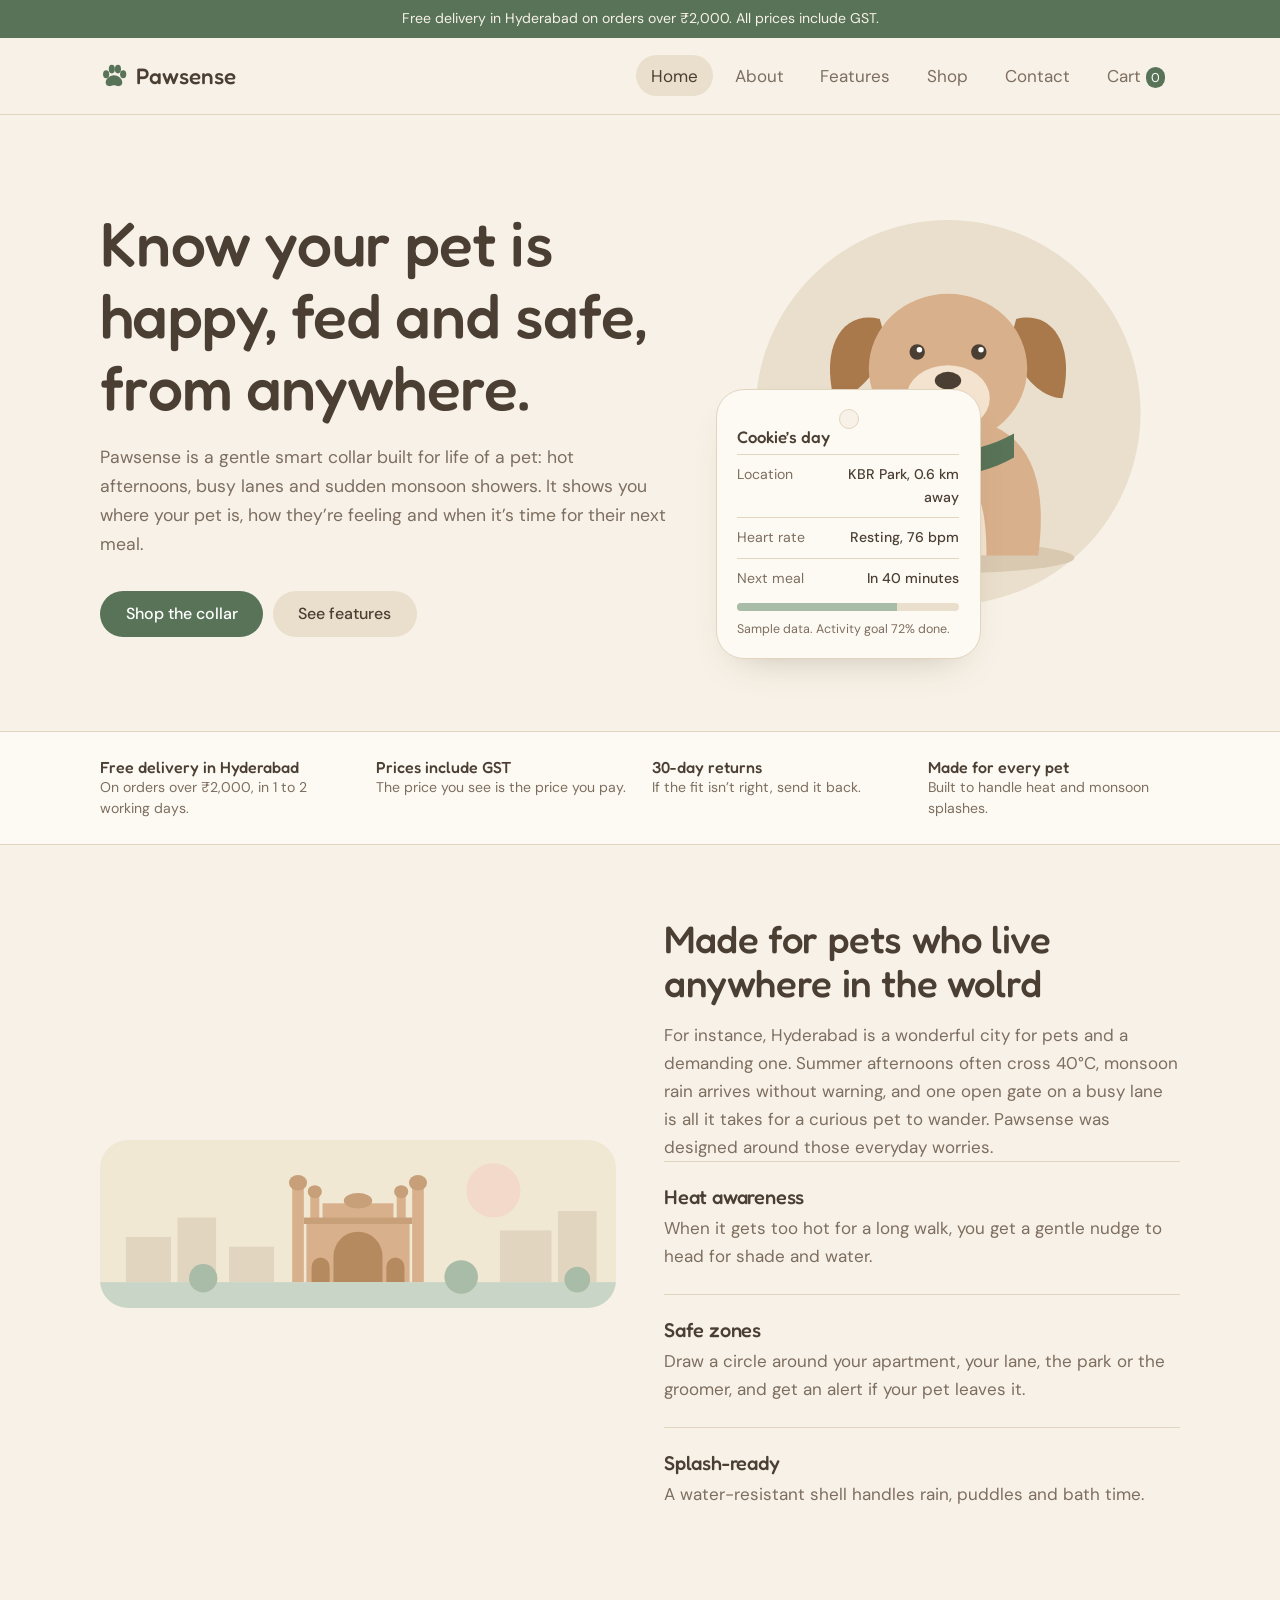
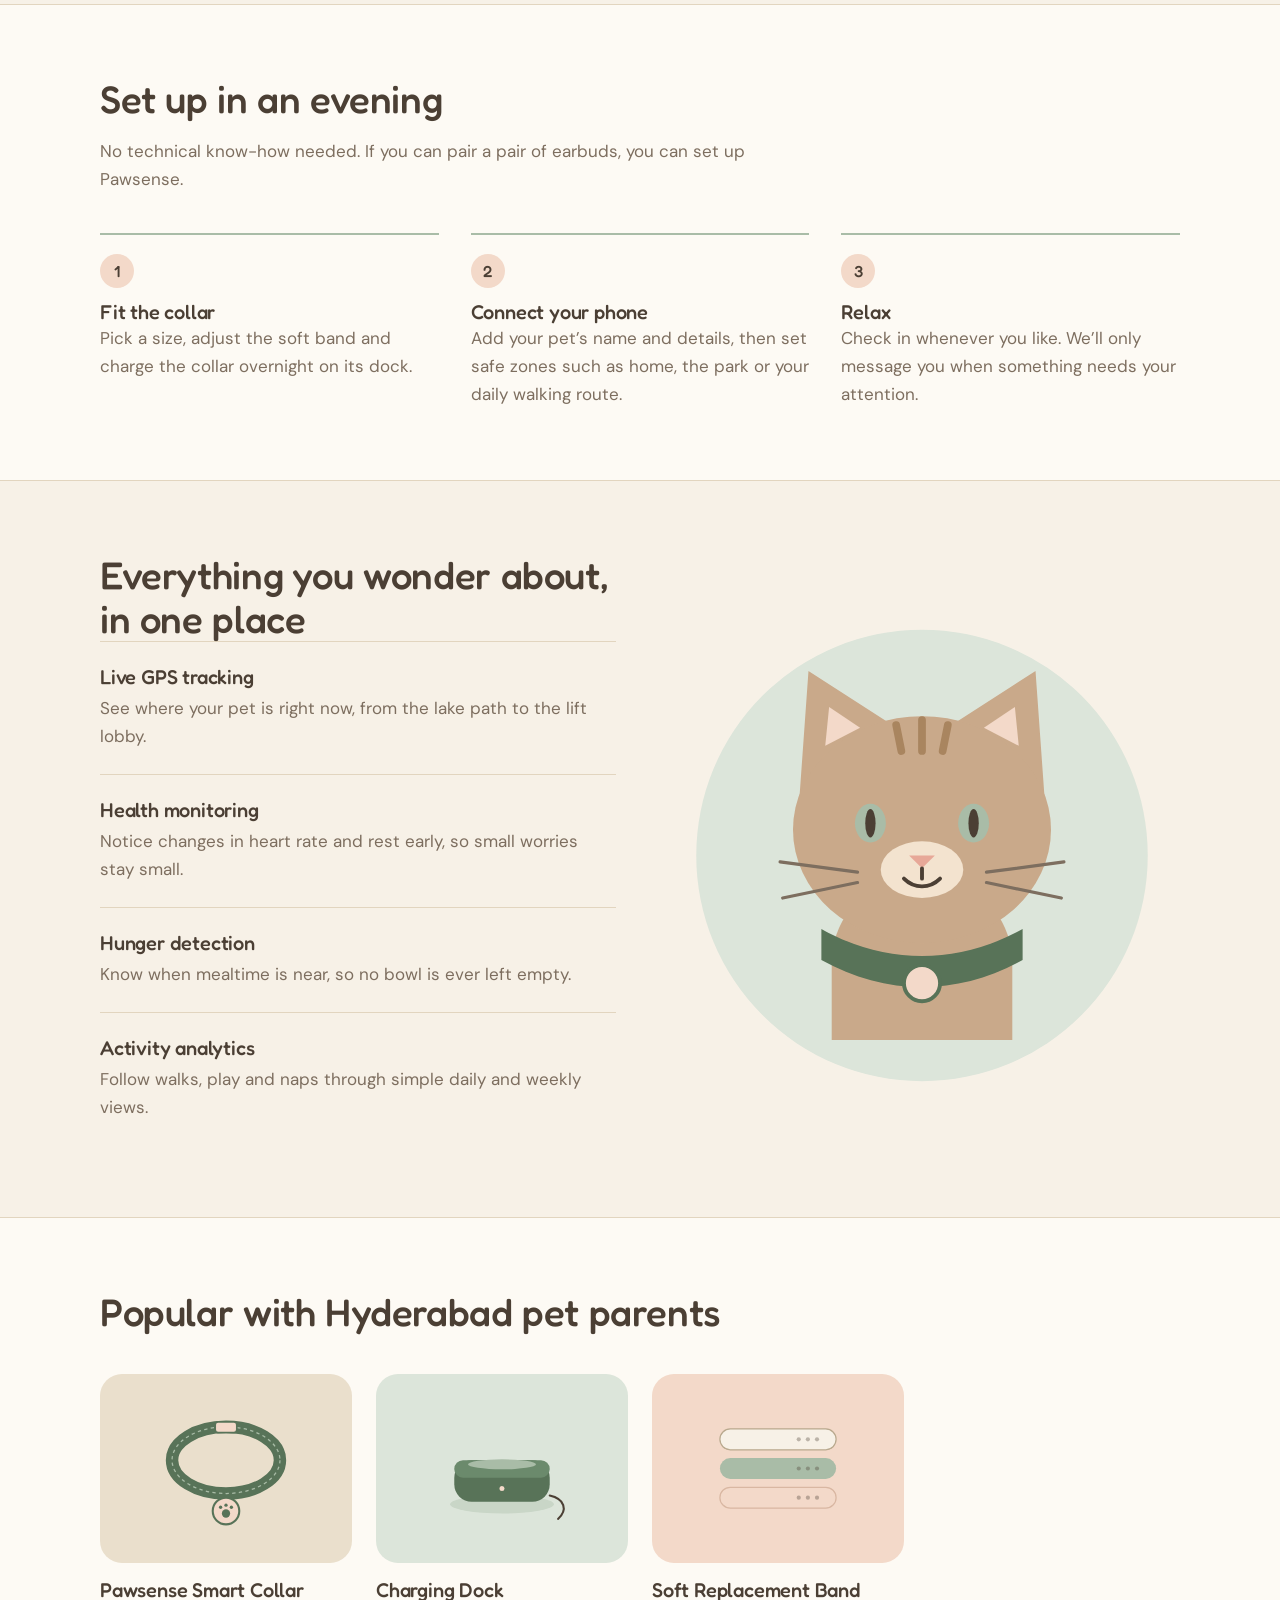
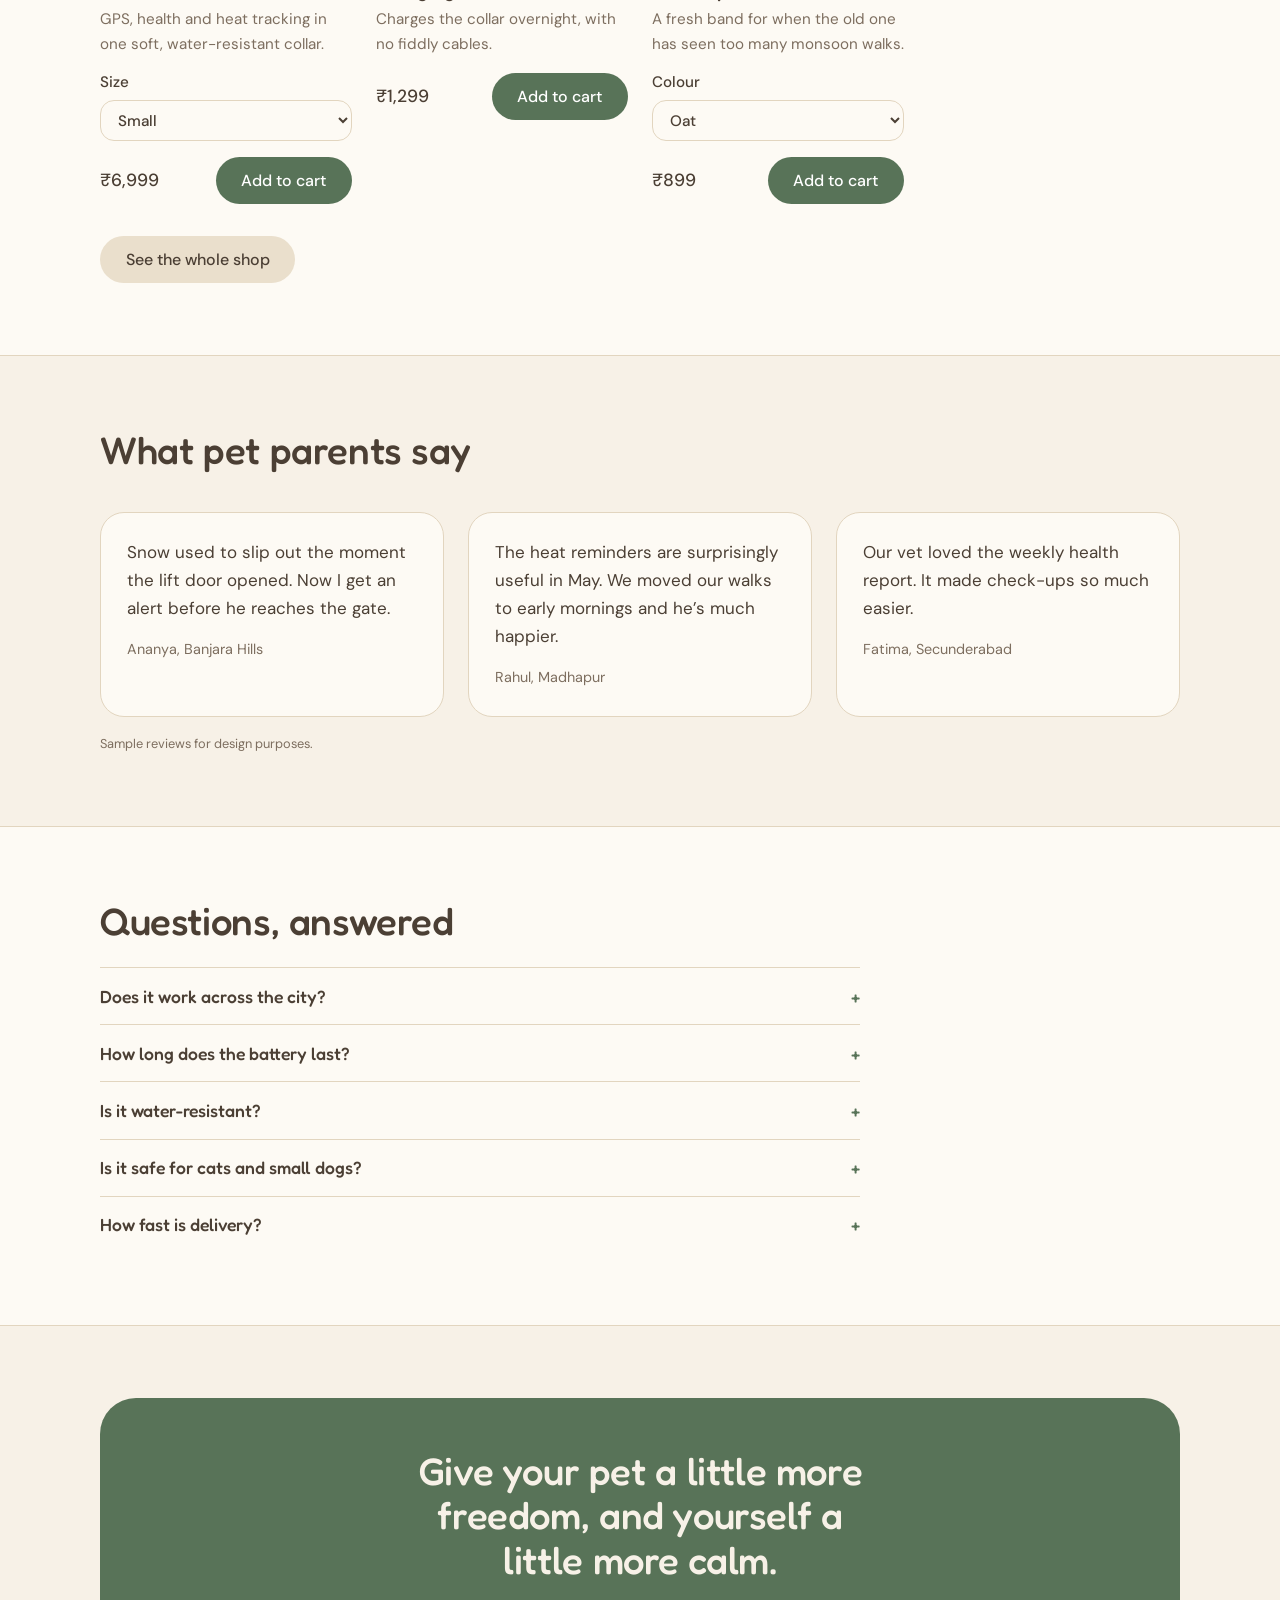
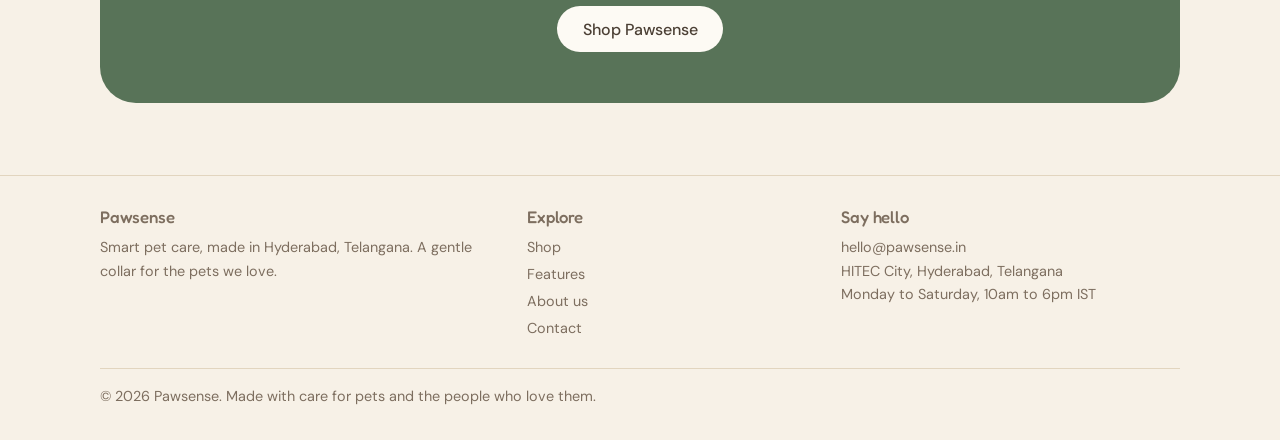
<file: index.html>
<!DOCTYPE html>
<html lang="en">
<head>
<meta charset="UTF-8">
<meta name="viewport" content="width=device-width, initial-scale=1">
<title>Smart pet care | Pawsense</title>
<meta name="description" content="Pawsense is a smart pet collar made in Hyderabad. Track your pet’s location, health, hunger and activity.">
<link rel="preconnect" href="https://fonts.googleapis.com">
<link rel="preconnect" href="https://fonts.gstatic.com" crossorigin>
<link href="https://fonts.googleapis.com/css2?family=DM+Sans:wght@400;500&family=Fredoka:wght@400;500&display=swap" rel="stylesheet">
<link rel="stylesheet" href="style.css">
</head>
<body>
<p class="topbar">Free delivery in Hyderabad on orders over ₹2,000. All prices include GST.</p>
<header><div class="wrap">
<a class="logo" href="index.html"><svg viewBox="0 0 64 64" aria-hidden="true"><ellipse cx="14" cy="28" rx="7" ry="9"/><ellipse cx="27" cy="16" rx="7" ry="10"/><ellipse cx="41" cy="16" rx="7" ry="10"/><ellipse cx="53" cy="28" rx="7" ry="9"/><path d="M32 30c-11 0-19 9-19 17 0 6 5 9 11 8 4-1 5-2 8-2s4 1 8 2c6 1 11-2 11-8 0-8-8-17-19-17z"/></svg>Pawsense</a>
<button class="menu" aria-expanded="false" aria-controls="nav-list">Menu</button>
<nav aria-label="Main"><ul id="nav-list">
<li><a href="index.html" aria-current="page">Home</a></li>
<li><a href="about.html">About</a></li>
<li><a href="services.html">Features</a></li>
<li><a href="shop.html">Shop</a></li>
<li><a href="contact.html">Contact</a></li>
<li><a href="cart.html">Cart <span class="count" id="cart-count" aria-live="polite">0</span></a></li>
</ul></nav>
</div></header>

<main>
<section class="hero"><div class="wrap">
<div>
<h1>Know your pet is happy, fed and safe, from anywhere.</h1>
<p>Pawsense is a gentle smart collar built for life of a pet: hot afternoons, busy lanes and sudden monsoon showers. It shows you where your pet is, how they’re feeling and when it’s time for their next meal.</p>
<a class="btn" href="shop.html">Shop the collar</a><a class="btn soft" href="services.html">See features</a>
</div>

<div class="art">
<img src="dog.svg" alt="Illustration of a tan Indian street dog wearing a green Pawsense collar">
<div class="tag" aria-label="Sample Pawsense collar tag"><h3>Cookie’s day</h3>
<div class="row"><span>Location</span><span>KBR Park, 0.6 km away</span></div>
<div class="row"><span>Heart rate</span><span>Resting, 76 bpm</span></div>
<div class="row"><span>Next meal</span><span>In 40 minutes</span></div>
<div class="bar"><i></i></div><p class="note">Sample data. Activity goal 72% done.</p></div>
</div>
</div></section>

<section class="strip"><div class="wrap">
<div><b>Free delivery in Hyderabad</b><span>On orders over ₹2,000, in 1 to 2 working days.</span></div>
<div><b>Prices include GST</b><span>The price you see is the price you pay.</span></div>
<div><b>30-day returns</b><span>If the fit isn’t right, send it back.</span></div>
<div><b>Made for every pet</b><span>Built to handle heat and monsoon splashes.</span></div></div></section>

<section><div class="wrap two">
<img class="pic" src="city.svg" alt="Illustration of the Charminar and the Hyderabad skyline at sunset">
<div><h2>Made for pets who live anywhere in the wolrd</h2>
<p>For instance, Hyderabad is a wonderful city for pets and a demanding one. Summer afternoons often cross 40°C, monsoon rain arrives without warning, and one open gate on a busy lane is all it takes for a curious pet to wander. Pawsense was designed around those everyday worries.</p>
<div class="item"><h3>Heat awareness</h3><p>When it gets too hot for a long walk, you get a gentle nudge to head for shade and water.</p></div>
<div class="item"><h3>Safe zones</h3><p>Draw a circle around your apartment, your lane, the park or the groomer, and get an alert if your pet leaves it.</p></div>
<div class="item"><h3>Splash-ready</h3><p>A water-resistant shell handles rain, puddles and bath time.</p></div>
</div></div></section>

<section class="band"><div class="wrap"><h2>Set up in an evening</h2>
<p>No technical know-how needed. If you can pair a pair of earbuds, you can set up Pawsense.</p>
<ol class="steps">
<li><h3>Fit the collar</h3><p>Pick a size, adjust the soft band and charge the collar overnight on its dock.</p></li>
<li><h3>Connect your phone</h3><p>Add your pet’s name and details, then set safe zones such as home, the park or your daily walking route.</p></li>
<li><h3>Relax</h3><p>Check in whenever you like. We’ll only message you when something needs your attention.</p></li>
</ol></div></section>

<section><div class="wrap two">
<div><h2>Everything you wonder about, in one place</h2>
<div class="item"><h3>Live GPS tracking</h3><p>See where your pet is right now, from the lake path to the lift lobby.</p></div>
<div class="item"><h3>Health monitoring</h3><p>Notice changes in heart rate and rest early, so small worries stay small.</p></div>
<div class="item"><h3>Hunger detection</h3><p>Know when mealtime is near, so no bowl is ever left empty.</p></div>
<div class="item"><h3>Activity analytics</h3><p>Follow walks, play and naps through simple daily and weekly views.</p></div></div>
<img class="pic" src="cat.svg" alt="Illustration of a tabby cat wearing a green Pawsense collar">
</div></section>

<section class="band"><div class="wrap"><h2>Popular with Hyderabad pet parents</h2>
<div class="grid" id="featured" style="margin-top:2.5rem"></div>
<p class="more"><a class="btn soft" href="shop.html">See the whole shop</a></p></div></section>

<section><div class="wrap"><h2>What pet parents say</h2>
<div class="quotes">
<blockquote><p>Snow used to slip out the moment the lift door opened. Now I get an alert before he reaches the gate.</p><cite>Ananya, Banjara Hills</cite></blockquote>
<blockquote><p>The heat reminders are surprisingly useful in May. We moved our walks to early mornings and he’s much happier.</p><cite>Rahul, Madhapur</cite></blockquote>
<blockquote><p>Our vet loved the weekly health report. It made check-ups so much easier.</p><cite>Fatima, Secunderabad</cite></blockquote>
</div>
<p class="note" style="margin-top:1rem">Sample reviews for design purposes.</p></div></section>

<section class="band"><div class="wrap"><h2>Questions, answered</h2><div style="margin-top:1.5rem">
<details><summary>Does it work across the city?</summary><p>Yes. GPS works outdoors across the city. Inside basements and some tall buildings, the location may be less precise.</p></details>
<details><summary>How long does the battery last?</summary><p>About five days on a single charge. Pop it on the dock overnight and it’s ready by morning.</p></details>
<details><summary>Is it water-resistant?</summary><p>Yes. It handles rain, puddles and bath time. Please don’t keep it submerged for long.</p></details>
<details><summary>Is it safe for cats and small dogs?</summary><p>Yes. The Small size is made for cats and small dogs, and the soft band is gentle on fur.</p></details>
<details><summary>How fast is delivery?</summary><p>1 to 2 working days within Hyderabad, 3 to 5 working days across India and 14+ days for international.</p></details>
</div></div></section>

<section><div class="wrap"><div class="cta"><h2>Give your pet a little more freedom, and yourself a little more calm.</h2><a class="btn" href="shop.html">Shop Pawsense</a></div></div></section>
</main>

<footer><div class="wrap foot">
<div><h3>Pawsense</h3><p>Smart pet care, made in Hyderabad, Telangana. A gentle collar for the pets we love.</p></div>
<div><h3>Explore</h3><ul><li><a href="shop.html">Shop</a></li><li><a href="services.html">Features</a></li><li><a href="about.html">About us</a></li><li><a href="contact.html">Contact</a></li></ul></div>
<div><h3>Say hello</h3><p>hello@pawsense.in<br>HITEC City, Hyderabad, Telangana<br>Monday to Saturday, 10am to 6pm IST</p></div>
</div><div class="wrap copy">© 2026 Pawsense. Made with care for pets and the people who love them.</div></footer>

<script src="script.js"></script>
</body>
</html>
</file>
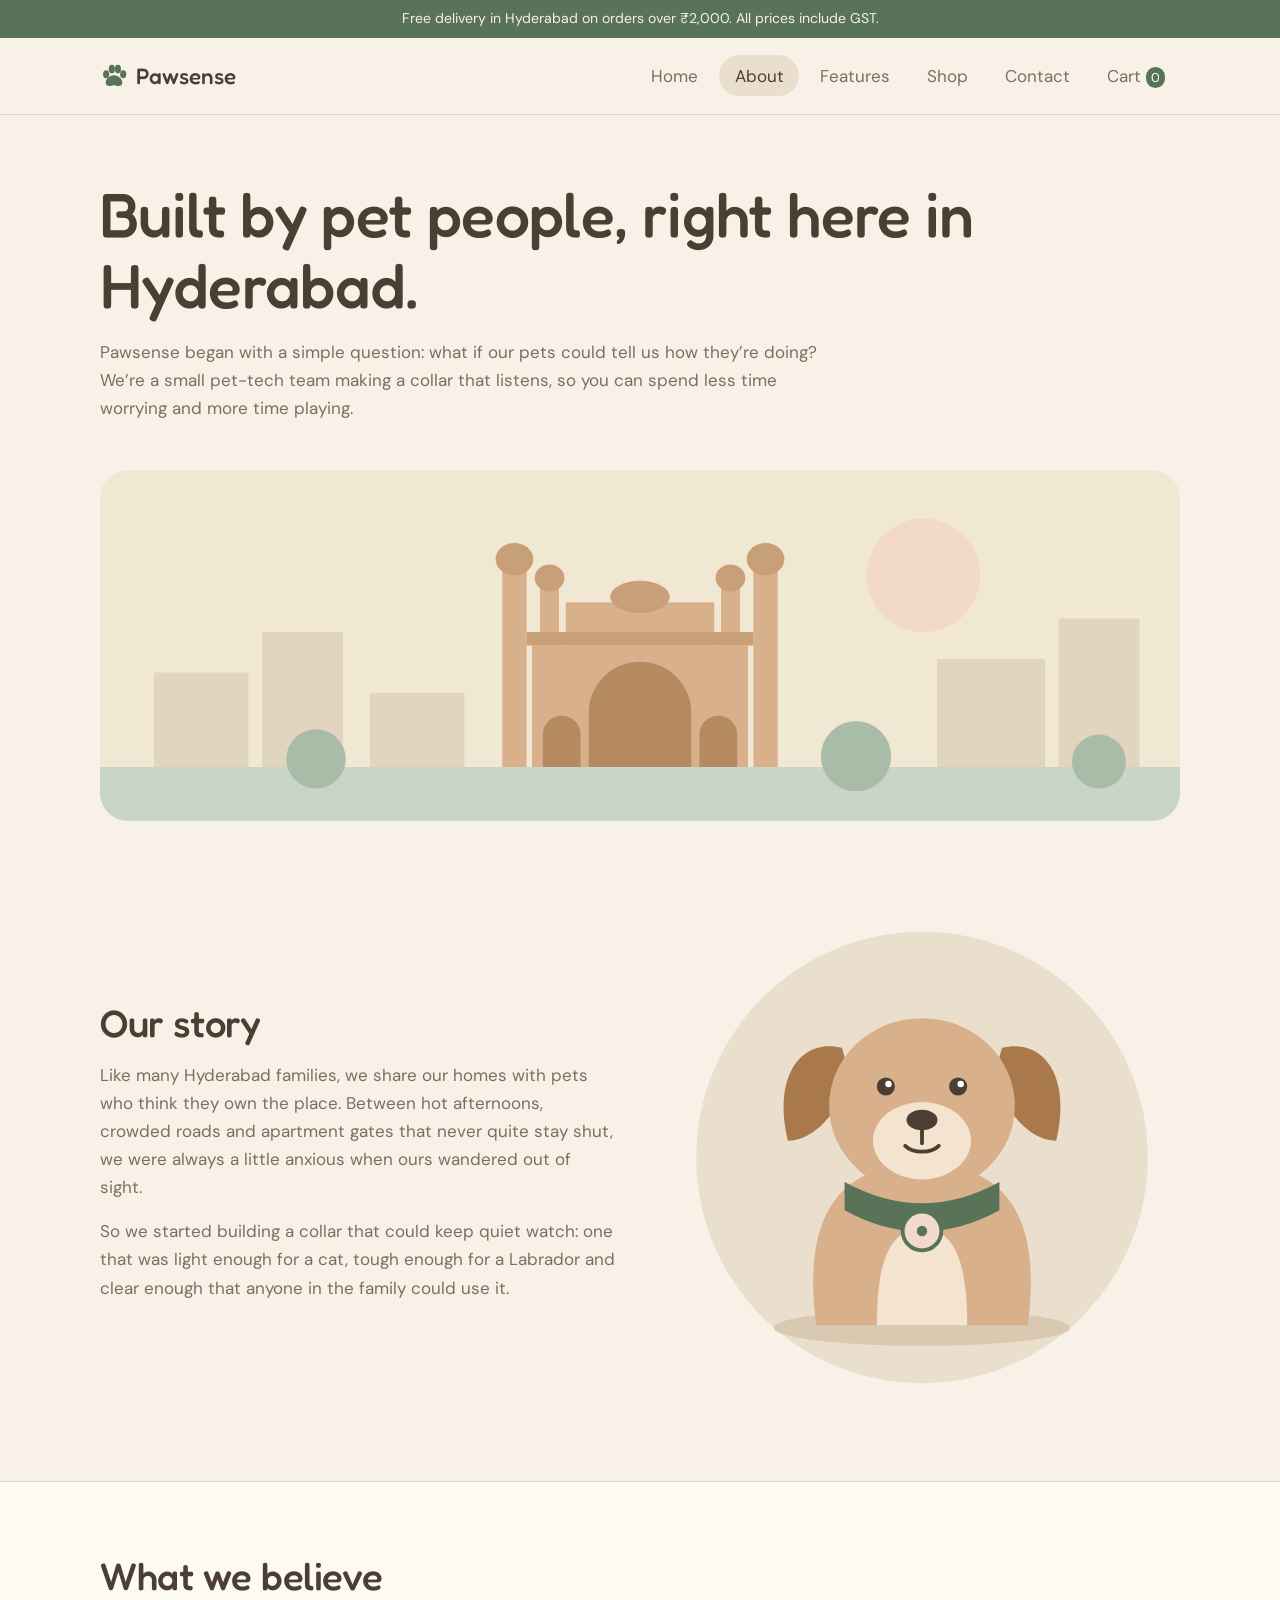
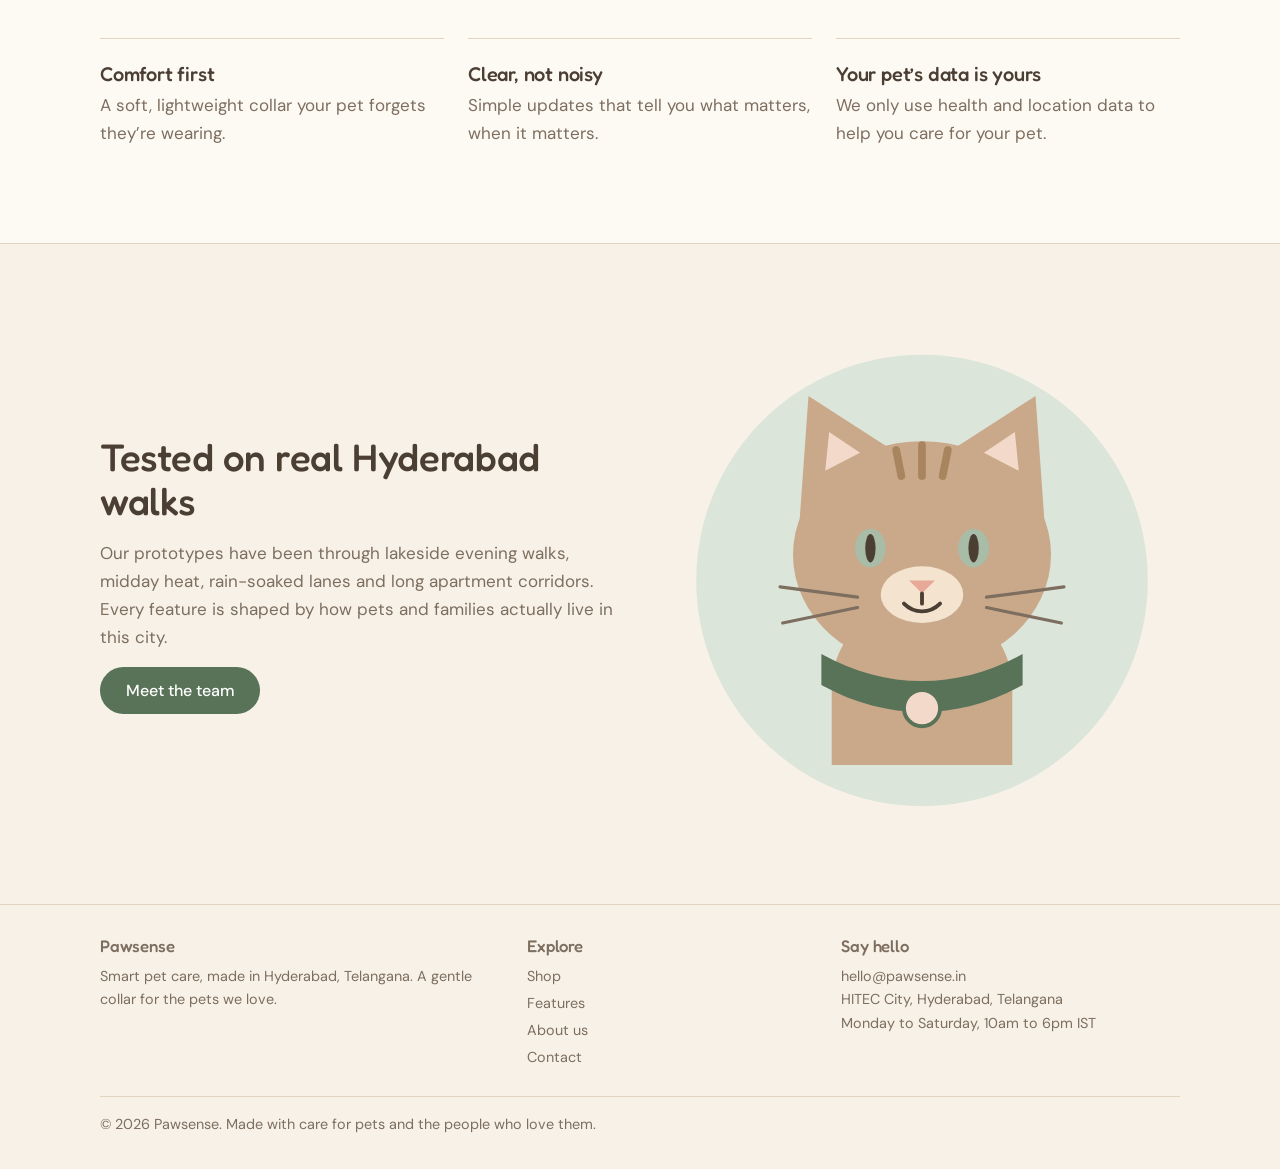
<file: about.html>
<!DOCTYPE html>
<html lang="en">
<head>
<meta charset="UTF-8">
<meta name="viewport" content="width=device-width, initial-scale=1">
<title>About | Pawsense</title>
<meta name="description" content="Pawsense is a smart pet collar made in Hyderabad. Track your pet’s location, health, hunger and activity.">
<link rel="preconnect" href="https://fonts.googleapis.com">
<link rel="preconnect" href="https://fonts.gstatic.com" crossorigin>
<link href="https://fonts.googleapis.com/css2?family=DM+Sans:wght@400;500&family=Fredoka:wght@400;500&display=swap" rel="stylesheet">
<link rel="stylesheet" href="style.css">
</head>
<body>
<p class="topbar">Free delivery in Hyderabad on orders over ₹2,000. All prices include GST.</p>

<header><div class="wrap">
<a class="logo" href="index.html"><svg viewBox="0 0 64 64" aria-hidden="true"><ellipse cx="14" cy="28" rx="7" ry="9"/><ellipse cx="27" cy="16" rx="7" ry="10"/><ellipse cx="41" cy="16" rx="7" ry="10"/><ellipse cx="53" cy="28" rx="7" ry="9"/><path d="M32 30c-11 0-19 9-19 17 0 6 5 9 11 8 4-1 5-2 8-2s4 1 8 2c6 1 11-2 11-8 0-8-8-17-19-17z"/></svg>Pawsense</a>

<button class="menu" aria-expanded="false" aria-controls="nav-list">Menu</button>

<nav aria-label="Main"><ul id="nav-list">
<li><a href="index.html">Home</a></li>
<li><a href="about.html" aria-current="page">About</a></li>
<li><a href="services.html">Features</a></li>
<li><a href="shop.html">Shop</a></li>
<li><a href="contact.html">Contact</a></li>
<li><a href="cart.html">Cart <span class="count" id="cart-count" aria-live="polite">0</span></a></li>
</ul></nav>
</div></header>

<main>
<div class="wrap">
<div class="page-head">
<h1>Built by pet people, right here in Hyderabad.</h1>
<p>Pawsense began with a simple question: what if our pets could tell us how they’re doing? We’re a small pet-tech team making a collar that listens, so you can spend less time worrying and more time playing.</p>
</div>

<img class="pic" style="margin-top:2rem" src="city.svg" alt="Illustration of the Charminar and the Hyderabad skyline">
</div>

<section><div class="wrap two">
<div>
<h2>Our story</h2>
<p>Like many Hyderabad families, we share our homes with pets who think they own the place. Between hot afternoons, crowded roads and apartment gates that never quite stay shut, we were always a little anxious when ours wandered out of sight.</p>
<p style="margin-top:1rem">So we started building a collar that could keep quiet watch: one that was light enough for a cat, tough enough for a Labrador and clear enough that anyone in the family could use it.</p>
</div>

<img class="pic" src="dog.svg" alt="Illustration of a tan dog wearing a green Pawsense collar">
</div></section>

<section class="band"><div class="wrap">
<h2>What we believe</h2>
<div class="quotes">
<div class="item"><h3>Comfort first</h3><p>A soft, lightweight collar your pet forgets they’re wearing.</p></div>
<div class="item"><h3>Clear, not noisy</h3><p>Simple updates that tell you what matters, when it matters.</p></div>
<div class="item"><h3>Your pet’s data is yours</h3><p>We only use health and location data to help you care for your pet.</p></div>
</div>
</div></section>

<section><div class="wrap two">
<div>
<h2>Tested on real Hyderabad walks</h2>
<p>Our prototypes have been through lakeside evening walks, midday heat, rain-soaked lanes and long apartment corridors. Every feature is shaped by how pets and families actually live in this city.</p>
<p style="margin-top:1rem"><a class="btn" href="contact.html">Meet the team</a></p>
</div>

<img class="pic" src="cat.svg" alt="Illustration of a tabby cat wearing a green Pawsense collar">
</div></section>
</main>

<footer><div class="wrap foot">
<div><h3>Pawsense</h3><p>Smart pet care, made in Hyderabad, Telangana. A gentle collar for the pets we love.</p></div>
<div><h3>Explore</h3><ul><li><a href="shop.html">Shop</a></li><li><a href="services.html">Features</a></li><li><a href="about.html">About us</a></li><li><a href="contact.html">Contact</a></li></ul></div>
<div><h3>Say hello</h3><p>hello@pawsense.in<br>HITEC City, Hyderabad, Telangana<br>Monday to Saturday, 10am to 6pm IST</p></div>
</div>
<div class="wrap copy">© 2026 Pawsense. Made with care for pets and the people who love them.</div>
</footer>

<script src="script.js"></script>
</body>
</html>
</file>
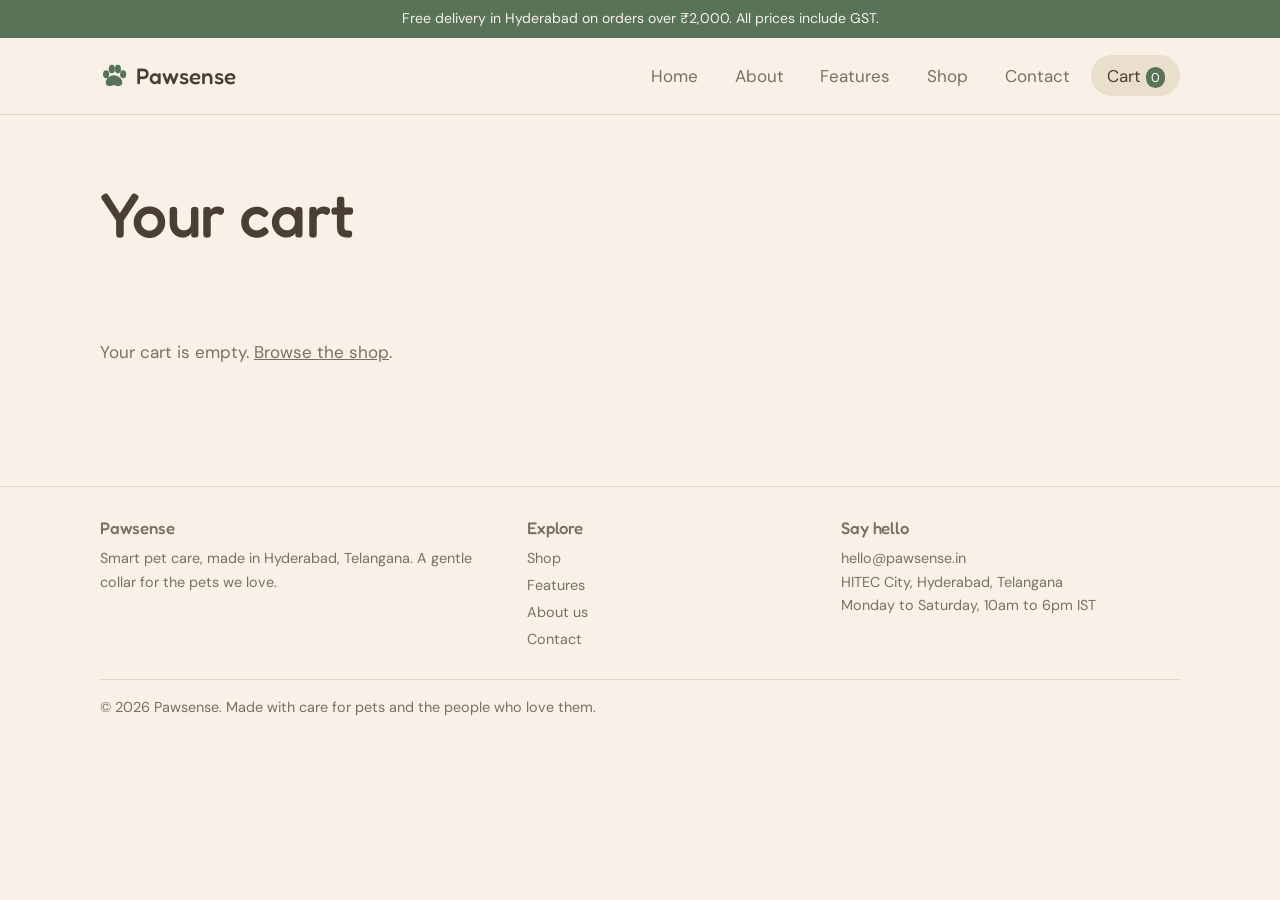
<file: cart.html>
<!DOCTYPE html>
<html lang="en">
<head>
<meta charset="UTF-8">
<meta name="viewport" content="width=device-width, initial-scale=1">
<title>Cart | Pawsense</title>
<meta name="description" content="Pawsense is a smart pet collar made in Hyderabad. Track your pet’s location, health, hunger and activity.">
<link rel="preconnect" href="https://fonts.googleapis.com">
<link rel="preconnect" href="https://fonts.gstatic.com" crossorigin>
<link href="https://fonts.googleapis.com/css2?family=DM+Sans:wght@400;500&family=Fredoka:wght@400;500&display=swap" rel="stylesheet">
<link rel="stylesheet" href="style.css">
</head>
<body>
<p class="topbar">Free delivery in Hyderabad on orders over ₹2,000. All prices include GST.</p>
<header><div class="wrap">
<a class="logo" href="index.html"><svg viewBox="0 0 64 64" aria-hidden="true"><ellipse cx="14" cy="28" rx="7" ry="9"/><ellipse cx="27" cy="16" rx="7" ry="10"/><ellipse cx="41" cy="16" rx="7" ry="10"/><ellipse cx="53" cy="28" rx="7" ry="9"/><path d="M32 30c-11 0-19 9-19 17 0 6 5 9 11 8 4-1 5-2 8-2s4 1 8 2c6 1 11-2 11-8 0-8-8-17-19-17z"/></svg>Pawsense</a>
<button class="menu" aria-expanded="false" aria-controls="nav-list">Menu</button>
<nav aria-label="Main"><ul id="nav-list">
<li><a href="index.html">Home</a></li>
<li><a href="about.html">About</a></li>
<li><a href="services.html">Features</a></li>
<li><a href="shop.html">Shop</a></li>
<li><a href="contact.html">Contact</a></li>
<li><a href="cart.html" aria-current="page">Cart <span class="count" id="cart-count" aria-live="polite">0</span></a></li>
</ul></nav>
</div></header>
<main>
<div class="wrap"><div class="page-head"><h1>Your cart</h1></div></div>
<section><div class="wrap two" style="align-items:start">
<div><div id="lines"></div><p id="totals"></p></div>
<form id="checkout" novalidate hidden>
<h2>Delivery details</h2>
<label>Full name<input name="name" type="text" autocomplete="name"><span class="err" role="alert"></span></label>
<label>Email<input name="email" type="email" autocomplete="email"><span class="err" role="alert"></span></label>
<label>Address<textarea name="address" autocomplete="street-address"></textarea><span class="err" role="alert"></span></label>
<label>Pincode<input name="pincode" type="text" inputmode="numeric" maxlength="6" autocomplete="postal-code"><span class="err" role="alert"></span></label>
<button class="btn" type="submit">Place order</button>
<p class="note">Delivery takes 1 to 2 working days in Hyderabad and 3 to 5 across India. Demo checkout: no payment is taken.</p>
</form></div>
<div class="wrap"><p id="done" role="status"></p></div></section>
</main>
<footer><div class="wrap foot">
<div><h3>Pawsense</h3><p>Smart pet care, made in Hyderabad, Telangana. A gentle collar for the pets we love.</p></div>
<div><h3>Explore</h3><ul><li><a href="shop.html">Shop</a></li><li><a href="services.html">Features</a></li><li><a href="about.html">About us</a></li><li><a href="contact.html">Contact</a></li></ul></div>
<div><h3>Say hello</h3><p>hello@pawsense.in<br>HITEC City, Hyderabad, Telangana<br>Monday to Saturday, 10am to 6pm IST</p></div>
</div><div class="wrap copy">© 2026 Pawsense. Made with care for pets and the people who love them.</div></footer>
<script src="script.js"></script>
</body>
</html>
</file>
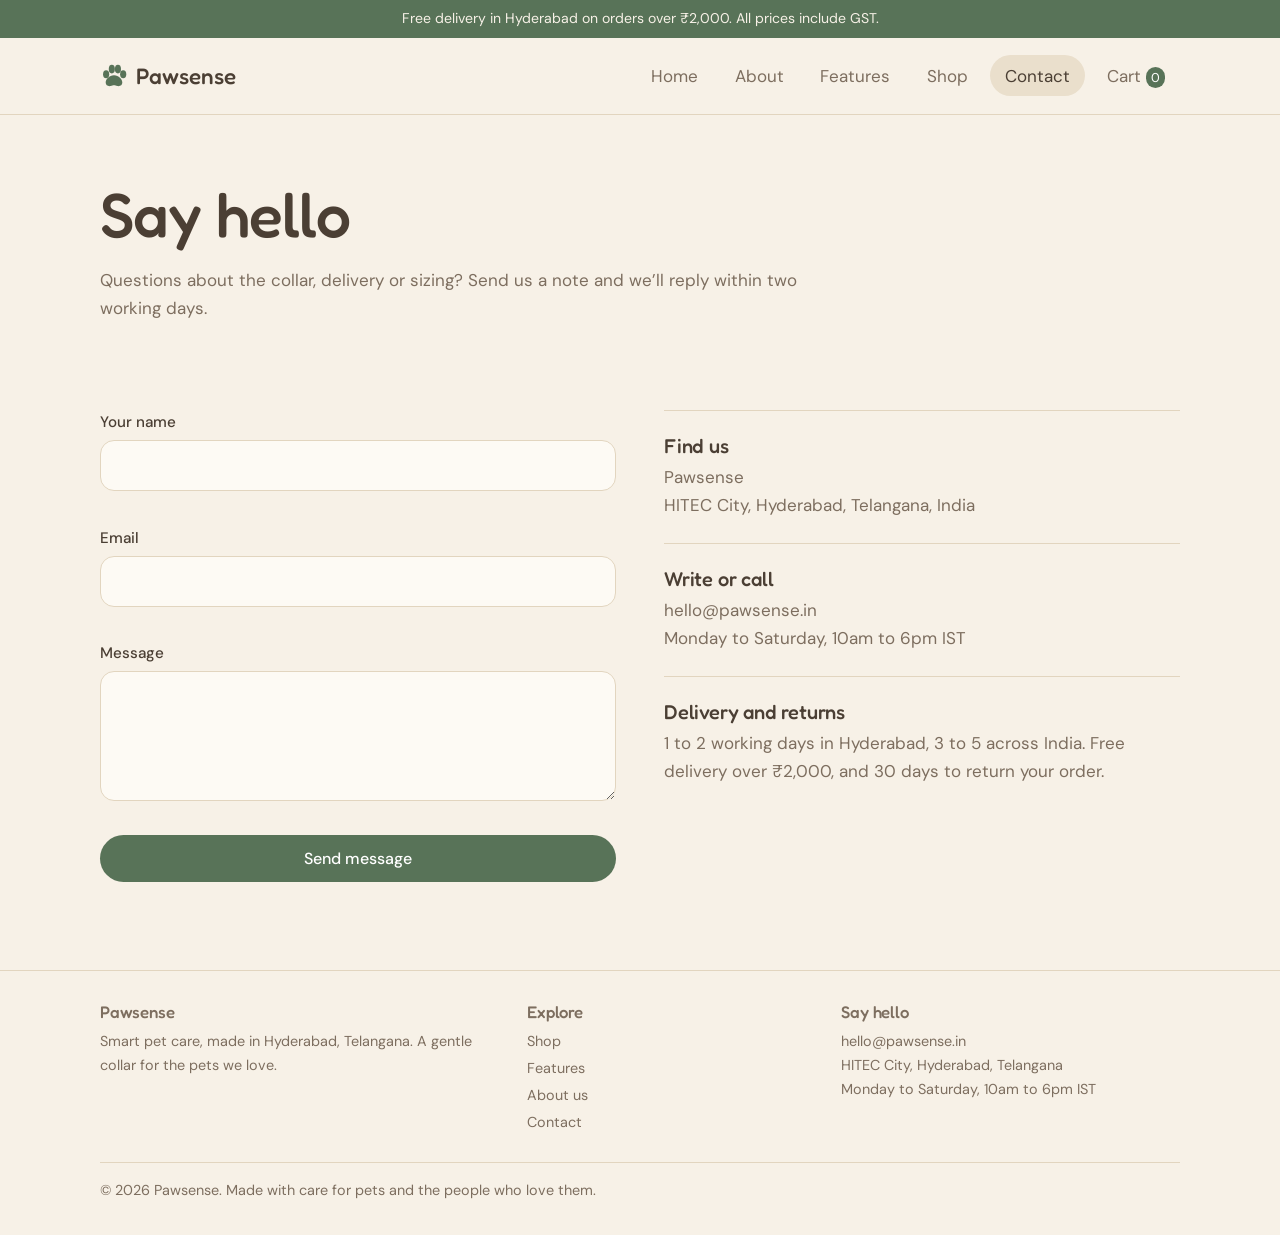
<file: contact.html>
<!DOCTYPE html>
<html lang="en">
<head>
<meta charset="UTF-8">
<meta name="viewport" content="width=device-width, initial-scale=1">
<title>Contact | Pawsense</title>
<meta name="description" content="Pawsense is a smart pet collar made in Hyderabad. Track your pet’s location, health, hunger and activity.">
<link rel="preconnect" href="https://fonts.googleapis.com">
<link rel="preconnect" href="https://fonts.gstatic.com" crossorigin>
<link href="https://fonts.googleapis.com/css2?family=DM+Sans:wght@400;500&family=Fredoka:wght@400;500&display=swap" rel="stylesheet">
<link rel="stylesheet" href="style.css">
</head>
<body>
<p class="topbar">Free delivery in Hyderabad on orders over ₹2,000. All prices include GST.</p>
<header><div class="wrap">
<a class="logo" href="index.html"><svg viewBox="0 0 64 64" aria-hidden="true"><ellipse cx="14" cy="28" rx="7" ry="9"/><ellipse cx="27" cy="16" rx="7" ry="10"/><ellipse cx="41" cy="16" rx="7" ry="10"/><ellipse cx="53" cy="28" rx="7" ry="9"/><path d="M32 30c-11 0-19 9-19 17 0 6 5 9 11 8 4-1 5-2 8-2s4 1 8 2c6 1 11-2 11-8 0-8-8-17-19-17z"/></svg>Pawsense</a>
<button class="menu" aria-expanded="false" aria-controls="nav-list">Menu</button>
<nav aria-label="Main"><ul id="nav-list">
<li><a href="index.html">Home</a></li>
<li><a href="about.html">About</a></li>
<li><a href="services.html">Features</a></li>
<li><a href="shop.html">Shop</a></li>
<li><a href="contact.html" aria-current="page">Contact</a></li>
<li><a href="cart.html">Cart <span class="count" id="cart-count" aria-live="polite">0</span></a></li>
</ul></nav>
</div></header>
<main>
<div class="wrap"><div class="page-head"><h1>Say hello</h1>
<p>Questions about the collar, delivery or sizing? Send us a note and we’ll reply within two working days.</p></div></div>
<section><div class="wrap two" style="align-items:start">
<form id="contact-form" novalidate>
<label>Your name<input name="name" type="text" autocomplete="name"><span class="err" role="alert"></span></label>
<label>Email<input name="email" type="email" autocomplete="email"><span class="err" role="alert"></span></label>
<label>Message<textarea name="message"></textarea><span class="err" role="alert"></span></label>
<button class="btn" type="submit">Send message</button>
<p id="status" role="status"></p></form>
<div><div class="item"><h3>Find us</h3><p>Pawsense<br>HITEC City, Hyderabad, Telangana, India</p></div>
<div class="item"><h3>Write or call</h3><p>hello@pawsense.in<br>Monday to Saturday, 10am to 6pm IST</p></div>
<div class="item"><h3>Delivery and returns</h3><p>1 to 2 working days in Hyderabad, 3 to 5 across India. Free delivery over ₹2,000, and 30 days to return your order.</p></div></div>
</div></section>
</main>
<footer><div class="wrap foot">
<div><h3>Pawsense</h3><p>Smart pet care, made in Hyderabad, Telangana. A gentle collar for the pets we love.</p></div>
<div><h3>Explore</h3><ul><li><a href="shop.html">Shop</a></li><li><a href="services.html">Features</a></li><li><a href="about.html">About us</a></li><li><a href="contact.html">Contact</a></li></ul></div>
<div><h3>Say hello</h3><p>hello@pawsense.in<br>HITEC City, Hyderabad, Telangana<br>Monday to Saturday, 10am to 6pm IST</p></div>
</div><div class="wrap copy">© 2026 Pawsense. Made with care for pets and the people who love them.</div></footer>
<script src="script.js"></script>
</body>
</html>
</file>
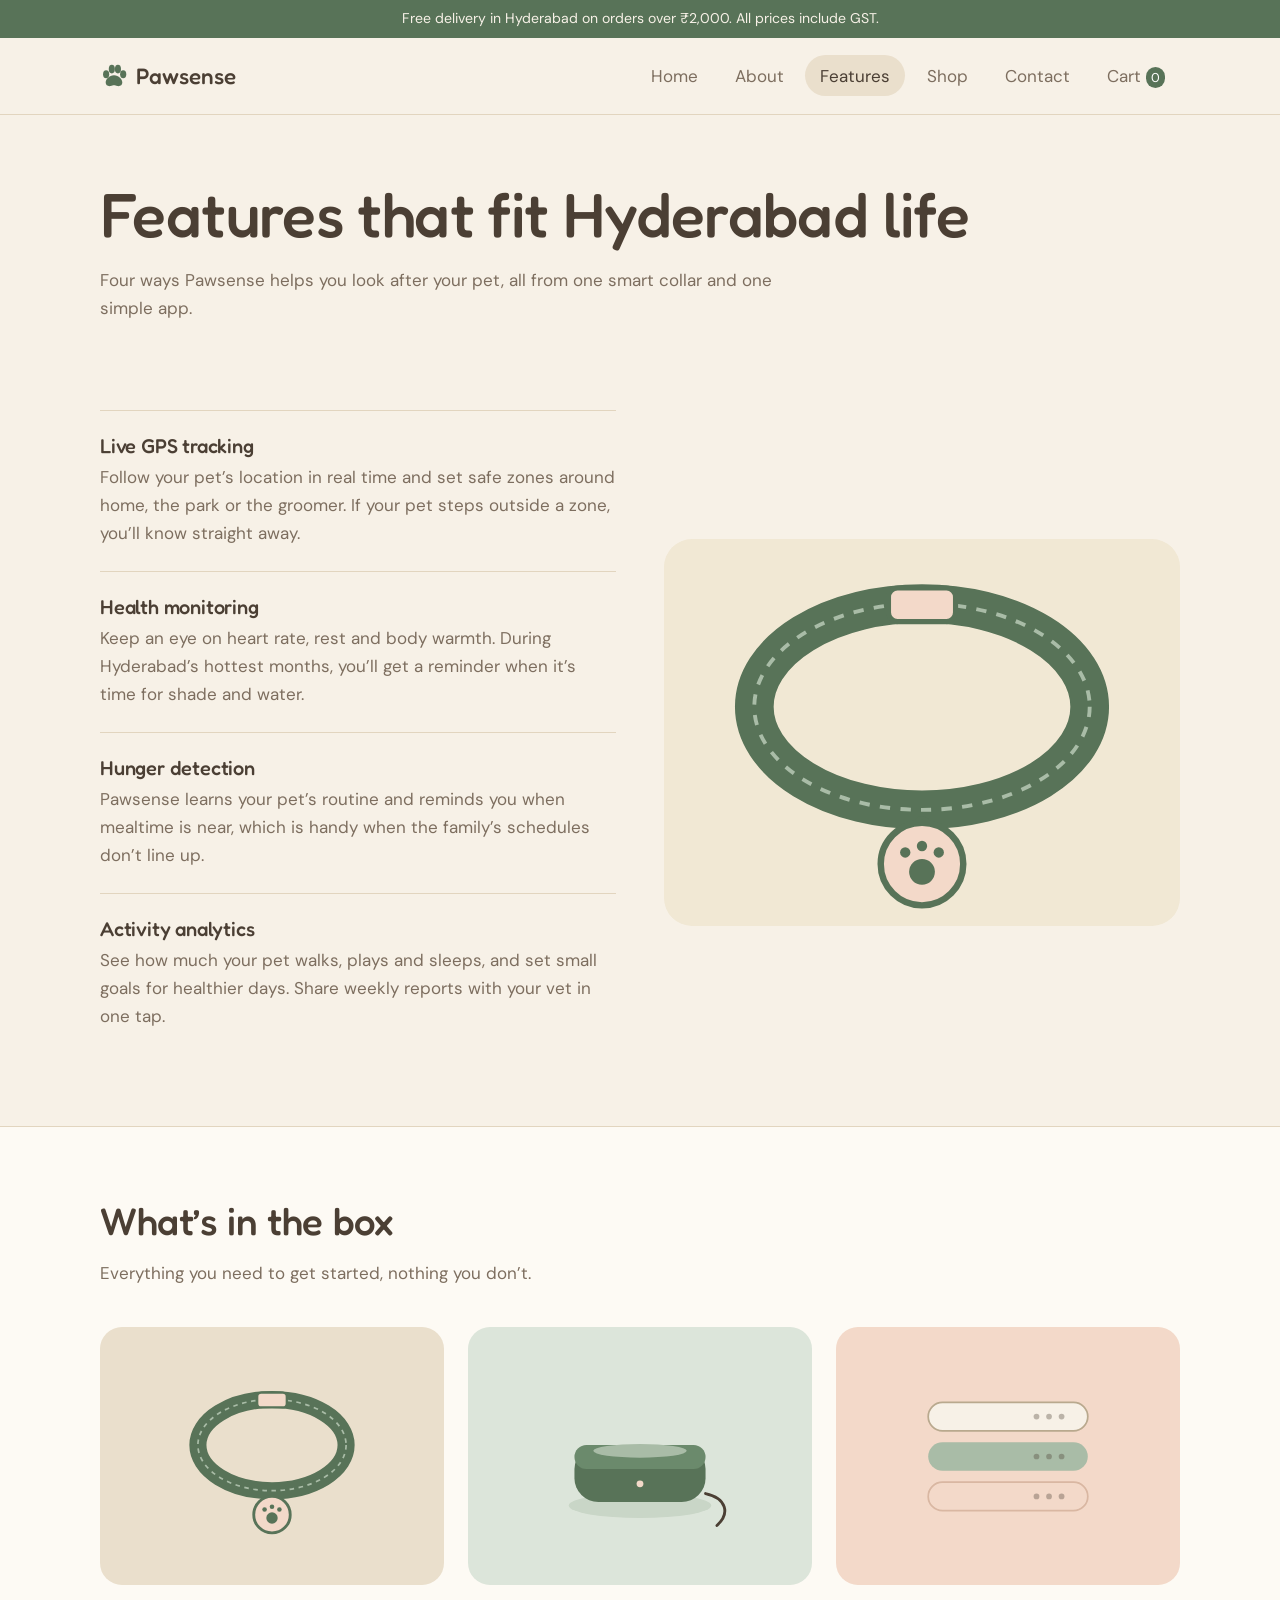
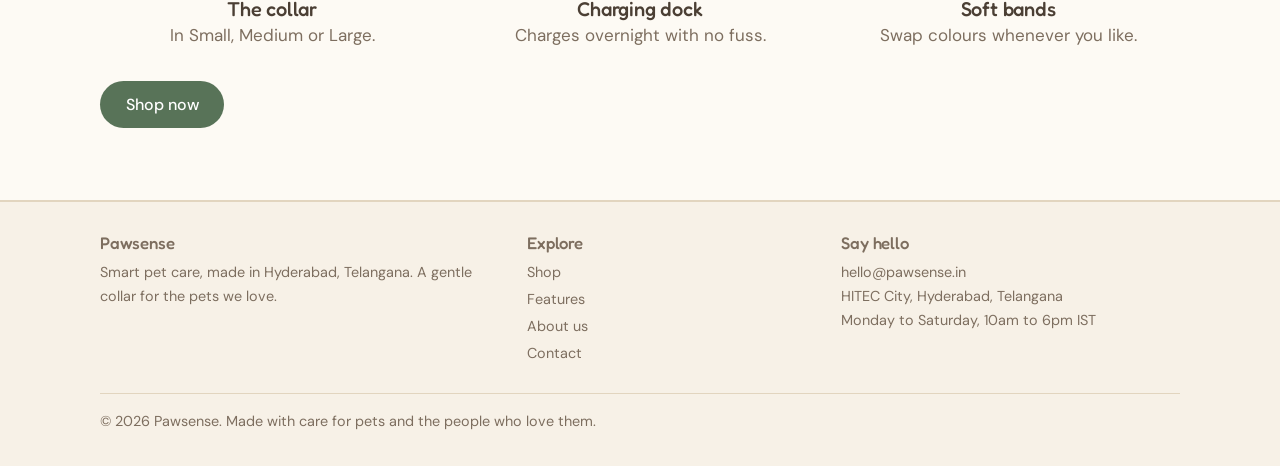
<file: services.html>
<!DOCTYPE html>
<html lang="en">
<head>
<meta charset="UTF-8">
<meta name="viewport" content="width=device-width, initial-scale=1">
<title>Features | Pawsense</title>
<meta name="description" content="Pawsense is a smart pet collar made in Hyderabad. Track your pet’s location, health, hunger and activity.">
<link rel="preconnect" href="https://fonts.googleapis.com">
<link rel="preconnect" href="https://fonts.gstatic.com" crossorigin>
<link href="https://fonts.googleapis.com/css2?family=DM+Sans:wght@400;500&family=Fredoka:wght@400;500&display=swap" rel="stylesheet">
<link rel="stylesheet" href="style.css">
</head>
<body>

<p class="topbar">Free delivery in Hyderabad on orders over ₹2,000. All prices include GST.</p>

<header><div class="wrap">
<a class="logo" href="index.html"><svg viewBox="0 0 64 64" aria-hidden="true"><ellipse cx="14" cy="28" rx="7" ry="9"/><ellipse cx="27" cy="16" rx="7" ry="10"/><ellipse cx="41" cy="16" rx="7" ry="10"/><ellipse cx="53" cy="28" rx="7" ry="9"/><path d="M32 30c-11 0-19 9-19 17 0 6 5 9 11 8 4-1 5-2 8-2s4 1 8 2c6 1 11-2 11-8 0-8-8-17-19-17z"/></svg>Pawsense</a>

<button class="menu" aria-expanded="false" aria-controls="nav-list">Menu</button>

<nav aria-label="Main"><ul id="nav-list">
<li><a href="index.html">Home</a></li>
<li><a href="about.html">About</a></li>
<li><a href="services.html" aria-current="page">Features</a></li>
<li><a href="shop.html">Shop</a></li>
<li><a href="contact.html">Contact</a></li>
<li><a href="cart.html">Cart <span class="count" id="cart-count" aria-live="polite">0</span></a></li>
</ul></nav>
</div></header>

<main>

<div class="wrap">
<div class="page-head">
<h1>Features that fit Hyderabad life</h1>
<p>Four ways Pawsense helps you look after your pet, all from one smart collar and one simple app.</p>
</div>
</div>

<section><div class="wrap two">
<div>
<div class="item">
<h3>Live GPS tracking</h3>
<p>Follow your pet’s location in real time and set safe zones around home, the park or the groomer. If your pet steps outside a zone, you’ll know straight away.</p>
</div>

<div class="item">
<h3>Health monitoring</h3>
<p>Keep an eye on heart rate, rest and body warmth. During Hyderabad’s hottest months, you’ll get a reminder when it’s time for shade and water.</p>
</div>

<div class="item">
<h3>Hunger detection</h3>
<p>Pawsense learns your pet’s routine and reminds you when mealtime is near, which is handy when the family’s schedules don’t line up.</p>
</div>

<div class="item">
<h3>Activity analytics</h3>
<p>See how much your pet walks, plays and sleeps, and set small goals for healthier days. Share weekly reports with your vet in one tap.</p>
</div>
</div>

<img class="pic" src="collar.svg" style="background:#F1E8D4" alt="Illustration of the Pawsense collar with its tag">
</div></section>

<section class="band">
<div class="wrap">
<h2>What’s in the box</h2>
<p>Everything you need to get started, nothing you don’t.</p>

<div class="boxes">

<div>
<div class="thumb" style="--c:#EADFCC">
<img src="collar.svg" alt="Pawsense collar">
</div>
<h3>The collar</h3>
<p style="margin-inline:auto">In Small, Medium or Large.</p>
</div>

<div>
<div class="thumb" style="--c:#DCE5DA">
<img src="dock.svg" alt="Charging dock">
</div>
<h3>Charging dock</h3>
<p style="margin-inline:auto">Charges overnight with no fuss.</p>
</div>

<div>
<div class="thumb" style="--c:#F3D9C9">
<img src="band.svg" alt="Soft bands">
</div>
<h3>Soft bands</h3>
<p style="margin-inline:auto">Swap colours whenever you like.</p>
</div>

</div>

<p class="more"><a class="btn" href="shop.html">Shop now</a></p>
</div>
</section>

</main>

<footer><div class="wrap foot">
<div>
<h3>Pawsense</h3>
<p>Smart pet care, made in Hyderabad, Telangana. A gentle collar for the pets we love.</p>
</div>

<div>
<h3>Explore</h3>
<ul>
<li><a href="shop.html">Shop</a></li>
<li><a href="services.html">Features</a></li>
<li><a href="about.html">About us</a></li>
<li><a href="contact.html">Contact</a></li>
</ul>
</div>

<div>
<h3>Say hello</h3>
<p>hello@pawsense.in<br>HITEC City, Hyderabad, Telangana<br>Monday to Saturday, 10am to 6pm IST</p>
</div>
</div>

<div class="wrap copy">© 2026 Pawsense. Made with care for pets and the people who love them.</div>
</footer>

<script src="script.js"></script>
</body>
</html>
</file>
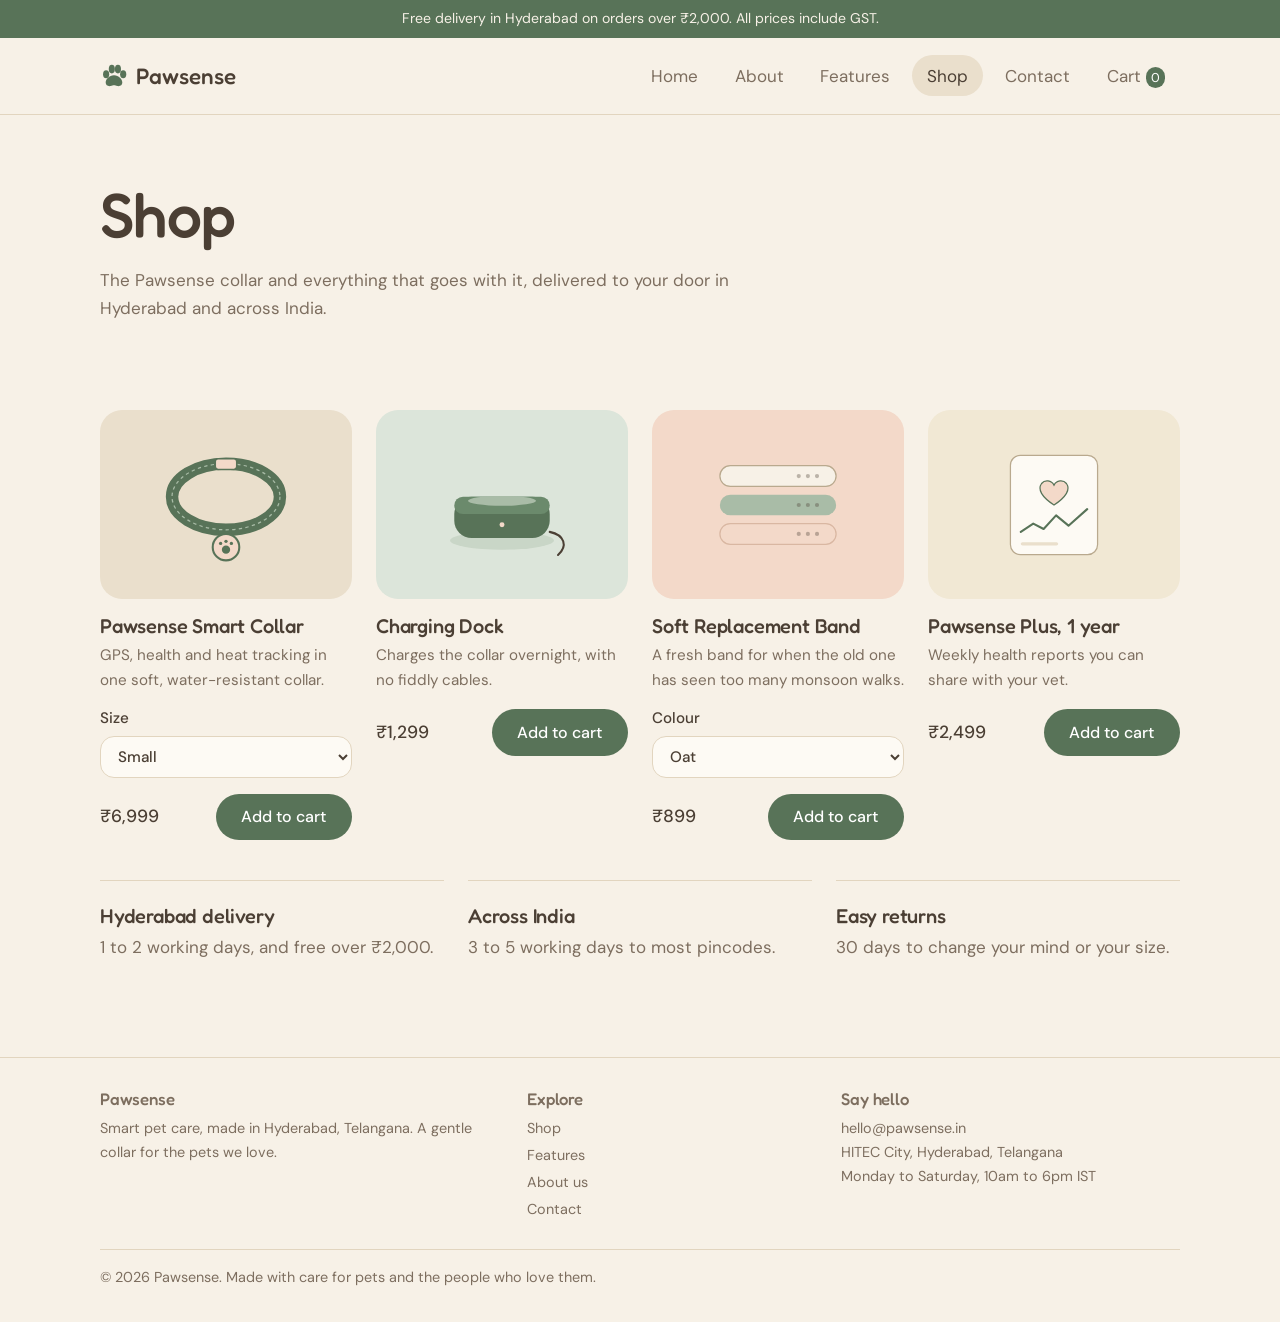
<file: shop.html>
<!DOCTYPE html>
<html lang="en">
<head>
<meta charset="UTF-8">
<meta name="viewport" content="width=device-width, initial-scale=1">
<title>Shop | Pawsense</title>
<meta name="description" content="Pawsense is a smart pet collar made in Hyderabad. Track your pet’s location, health, hunger and activity.">
<link rel="preconnect" href="https://fonts.googleapis.com">
<link rel="preconnect" href="https://fonts.gstatic.com" crossorigin>
<link href="https://fonts.googleapis.com/css2?family=DM+Sans:wght@400;500&family=Fredoka:wght@400;500&display=swap" rel="stylesheet">
<link rel="stylesheet" href="style.css">
</head>
<body>
<p class="topbar">Free delivery in Hyderabad on orders over ₹2,000. All prices include GST.</p>
<header><div class="wrap">
<a class="logo" href="index.html"><svg viewBox="0 0 64 64" aria-hidden="true"><ellipse cx="14" cy="28" rx="7" ry="9"/><ellipse cx="27" cy="16" rx="7" ry="10"/><ellipse cx="41" cy="16" rx="7" ry="10"/><ellipse cx="53" cy="28" rx="7" ry="9"/><path d="M32 30c-11 0-19 9-19 17 0 6 5 9 11 8 4-1 5-2 8-2s4 1 8 2c6 1 11-2 11-8 0-8-8-17-19-17z"/></svg>Pawsense</a>
<button class="menu" aria-expanded="false" aria-controls="nav-list">Menu</button>
<nav aria-label="Main"><ul id="nav-list">
<li><a href="index.html">Home</a></li>
<li><a href="about.html">About</a></li>
<li><a href="services.html">Features</a></li>
<li><a href="shop.html" aria-current="page">Shop</a></li>
<li><a href="contact.html">Contact</a></li>
<li><a href="cart.html">Cart <span class="count" id="cart-count" aria-live="polite">0</span></a></li>
</ul></nav>
</div></header>
<main>
<div class="wrap"><div class="page-head"><h1>Shop</h1>
<p>The Pawsense collar and everything that goes with it, delivered to your door in Hyderabad and across India.</p></div></div>
<section><div class="wrap"><div class="grid" id="grid"></div>
<div class="quotes"><div class="item"><h3>Hyderabad delivery</h3><p>1 to 2 working days, and free over ₹2,000.</p></div>
<div class="item"><h3>Across India</h3><p>3 to 5 working days to most pincodes.</p></div>
<div class="item"><h3>Easy returns</h3><p>30 days to change your mind or your size.</p></div></div></div></section>
</main>
<footer><div class="wrap foot">
<div><h3>Pawsense</h3><p>Smart pet care, made in Hyderabad, Telangana. A gentle collar for the pets we love.</p></div>
<div><h3>Explore</h3><ul><li><a href="shop.html">Shop</a></li><li><a href="services.html">Features</a></li><li><a href="about.html">About us</a></li><li><a href="contact.html">Contact</a></li></ul></div>
<div><h3>Say hello</h3><p>hello@pawsense.in<br>HITEC City, Hyderabad, Telangana<br>Monday to Saturday, 10am to 6pm IST</p></div>
</div><div class="wrap copy">© 2026 Pawsense. Made with care for pets and the people who love them.</div></footer>
<script src="script.js"></script>
</body>
</html>
</file>
<file: style.css>
:root{--bg:#F7F1E7;--surface:#FDFAF4;--sand:#EADFCC;--line:#E2D5BF;--ink:#4B3F34;--muted:#7D6E5F;--sage:#A9BCA7;--sage-d:#587358;--blush:#F3D9C9}
*{box-sizing:border-box;margin:0}
html{scroll-behavior:smooth}
body{background:var(--bg);color:var(--ink);font:17px/1.65 "DM Sans",system-ui,sans-serif}
h1,h2,h3{font-family:"Fredoka","DM Sans",sans-serif;font-weight:500;line-height:1.15;letter-spacing:-.01em}
h1{font-size:clamp(2.4rem,6vw,3.9rem)}h2{font-size:clamp(1.8rem,4vw,2.4rem)}h3{font-size:1.25rem}
p{max-width:60ch;color:var(--muted)}
a{color:inherit}
:focus-visible{outline:3px solid var(--sage-d);outline-offset:3px;border-radius:6px}
.wrap{width:min(1080px,100% - 2.5rem);margin-inline:auto}
header{padding:1.1rem 0;border-bottom:1px solid var(--line)}
header .wrap{display:flex;align-items:center;justify-content:space-between;gap:1rem}
.logo{display:flex;align-items:center;gap:.5rem;font:500 1.4rem "Fredoka",sans-serif;text-decoration:none}
.logo svg{width:28px;fill:var(--sage-d)}
nav ul{display:flex;gap:.4rem;list-style:none;padding:0}
nav a{display:block;padding:.4rem .95rem;border-radius:99px;text-decoration:none;color:var(--muted)}
nav a:hover{background:var(--sand);color:var(--ink)}
nav a[aria-current]{background:var(--sand);color:var(--ink)}
.menu{display:none;background:var(--sand);border:0;border-radius:99px;padding:.45rem 1rem;font:inherit;color:var(--ink);cursor:pointer}
.btn{display:inline-block;background:var(--sage-d);color:#fff;border:0;padding:.8rem 1.6rem;border-radius:99px;font:500 1rem "DM Sans",sans-serif;text-decoration:none;cursor:pointer;transition:background .2s}
.btn:hover{background:#4a6249}
.btn.soft{background:var(--sand);color:var(--ink)}.btn.soft:hover{background:var(--line)}
section{padding:4.5rem 0}
.hero .wrap{display:grid;grid-template-columns:1.1fr .9fr;gap:3rem;align-items:center}
.hero p{margin:1.2rem 0 2rem;font-size:1.1rem}
.hero .btn+.btn{margin-left:.6rem}
.tag{position:relative;background:var(--surface);border:1px solid var(--line);border-radius:36px;padding:3.2rem 1.8rem 1.8rem;max-width:360px;justify-self:center;width:100%;box-shadow:0 18px 40px -24px rgba(90,70,40,.35)}
.tag::before{content:"";position:absolute;top:1.2rem;left:50%;width:18px;height:18px;margin-left:-9px;border-radius:50%;background:var(--bg);border:1px solid var(--line)}
.tag h3{margin-bottom:1rem}
.row{display:flex;justify-content:space-between;gap:1rem;padding:.7rem 0;border-top:1px solid var(--line);font-size:.95rem}
.row span:first-child{color:var(--muted)}.row span:last-child{text-align:right;font-weight:500}
.bar{height:8px;border-radius:9px;background:var(--sand);margin-top:.35rem;overflow:hidden}
.bar i{display:block;height:100%;width:72%;background:var(--sage)}
.note{font-size:.8rem;margin-top:.8rem}
.band{background:var(--surface);border-block:1px solid var(--line)}
.list{margin-top:2.5rem;display:grid;grid-template-columns:1fr 1fr;gap:0 3rem}
.item{padding:1.5rem 0;border-top:1px solid var(--line)}
.item h3{margin-bottom:.3rem}
.dot{display:inline-block;width:12px;height:12px;border-radius:50%;margin-right:.6rem;background:var(--sage)}
.item:nth-child(2n) .dot{background:var(--blush)}
.item:nth-child(3n) .dot{background:var(--sand)}
.page-head{padding:4rem 0 1rem}.page-head p{margin-top:1rem}
.two{display:grid;grid-template-columns:1fr 1fr;gap:3rem}
form{display:grid;gap:1rem;max-width:520px}
label{display:grid;gap:.3rem;font-weight:500;font-size:.95rem}
input,textarea{font:inherit;color:var(--ink);background:var(--surface);border:1px solid var(--line);border-radius:14px;padding:.75rem 1rem}
textarea{min-height:130px;resize:vertical}
input:focus,textarea:focus{outline:2px solid var(--sage-d);border-color:transparent}
.err{color:#9B4A3A;font-size:.85rem;font-weight:400;min-height:1em}
#status{color:var(--sage-d);font-weight:500}
footer{padding:2rem 0;border-top:1px solid var(--line);font-size:.9rem;color:var(--muted)}
@media(max-width:760px){
.hero .wrap,.two,.list{grid-template-columns:1fr}
section{padding:3rem 0}
.menu{display:block}
nav ul{display:none;position:absolute;right:1.25rem;top:4rem;flex-direction:column;background:var(--surface);border:1px solid var(--line);border-radius:18px;padding:.5rem;z-index:5}
nav ul.open{display:flex}
header{position:relative}}
@media(prefers-reduced-motion:reduce){*{transition:none!important;scroll-behavior:auto!important}}
[hidden]{display:none!important}
.count{display:inline-block;min-width:1.5em;padding:0 .4em;border-radius:99px;background:var(--sage-d);color:#fff;font-size:.8rem;text-align:center}
.grid{display:grid;grid-template-columns:repeat(auto-fill,minmax(240px,1fr));gap:2.5rem 1.5rem}
.product h3{margin-bottom:.3rem}.product p{font-size:.95rem}.product label{margin-top:.8rem}
select{font:inherit;color:var(--ink);background:var(--surface);border:1px solid var(--line);border-radius:14px;padding:.55rem .8rem}
.buy{display:flex;justify-content:space-between;align-items:center;margin-top:1rem}
.buy b,.line b{font-weight:500;font-size:1.1rem}
.line{display:grid;grid-template-columns:72px 1fr auto auto;gap:1rem;align-items:center;padding:1rem 0;border-top:1px solid var(--line)}
.line p{font-size:.9rem}
.qty{display:flex;align-items:center;gap:.5rem}
.qty button{width:30px;height:30px;border-radius:50%;border:1px solid var(--line);background:var(--surface);color:var(--ink);cursor:pointer;font:inherit}
#totals{margin-top:1rem;line-height:1.9;color:var(--ink)}
#done{color:var(--sage-d);font-weight:500;font-size:1.1rem;max-width:none;margin-top:2rem}
@media(max-width:760px){.line{grid-template-columns:60px 1fr auto}.line b{grid-column:2/-1}}
.thumb{aspect-ratio:4/3;border-radius:22px;margin-bottom:1rem;background:var(--c);display:grid;place-items:center}
.thumb img{width:66%;height:auto}.thumb.sm{margin:0;border-radius:14px}.thumb.sm img{width:80%}
h2+p{margin-top:1rem}.two{align-items:center}
.topbar{background:var(--sage-d);color:#F7F1E7;text-align:center;font-size:.88rem;padding:.45rem 1rem;max-width:none}
.art{position:relative;padding-bottom:2rem}
.art>img{display:block;width:100%;max-width:440px;margin-inline:auto}
.art .tag{position:absolute;left:0;bottom:0;width:265px;padding:2.4rem 1.3rem 1.1rem;border-radius:28px}
.art .tag h3{font-size:1.05rem;margin-bottom:.4rem}.art .row{padding:.5rem 0;font-size:.88rem}
.art .note{margin:.5rem 0 0;font-size:.78rem}
.strip{background:var(--surface);border-block:1px solid var(--line);padding:1.6rem 0}
.strip .wrap{display:grid;grid-template-columns:repeat(4,1fr);gap:1.5rem}
.strip b{display:block;font:500 1rem "Fredoka",sans-serif}.strip span{display:block;font-size:.88rem;color:var(--muted);line-height:1.45}
.pic{width:100%;display:block;border-radius:28px}
.steps{counter-reset:s;display:grid;grid-template-columns:repeat(3,1fr);gap:2rem;margin-top:2.5rem;list-style:none;padding:0}
.steps li{counter-increment:s;padding-top:1.2rem;border-top:2px solid var(--sage)}
.steps li::before{content:counter(s);display:grid;place-items:center;width:34px;height:34px;border-radius:50%;background:var(--blush);font:500 1rem "Fredoka",sans-serif;margin-bottom:.8rem}
.quotes,.boxes{display:grid;grid-template-columns:repeat(3,1fr);gap:1.5rem;margin-top:2.5rem}
blockquote{background:var(--surface);border:1px solid var(--line);border-radius:24px;padding:1.6rem}
blockquote p{color:var(--ink)}
cite{display:block;margin-top:1rem;font-style:normal;font-size:.9rem;color:var(--muted)}
.boxes{text-align:center}.boxes .thumb{margin-bottom:.8rem}
details{border-top:1px solid var(--line);padding:1.1rem 0;max-width:760px}
summary{cursor:pointer;font:500 1.1rem "Fredoka",sans-serif;list-style:none}
summary::-webkit-details-marker{display:none}
summary::after{content:"+";float:right;color:var(--sage-d)}details[open] summary::after{content:"−"}
details p{margin-top:.6rem}
.cta{background:var(--sage-d);color:#F7F1E7;border-radius:36px;padding:3.2rem 2rem;text-align:center}
.cta h2{max-width:22ch;margin:0 auto 1.5rem}.cta .btn{background:var(--surface);color:var(--ink)}
.more{margin-top:2rem}
.foot{display:grid;grid-template-columns:1.4fr 1fr 1.2fr;gap:2rem;padding-bottom:1.5rem}
.foot ul{list-style:none;padding:0}.foot li{margin:.2rem 0}.foot h3{font-size:1.05rem;margin-bottom:.5rem}.foot a{text-decoration:none}.foot a:hover{text-decoration:underline}
.copy{border-top:1px solid var(--line);padding-top:1rem}
@media(max-width:760px){.strip .wrap,.steps,.quotes,.boxes,.foot{grid-template-columns:1fr}.art .tag{position:static;margin-top:1rem;width:100%}.cta{padding:2rem 1.25rem}}
</file>
